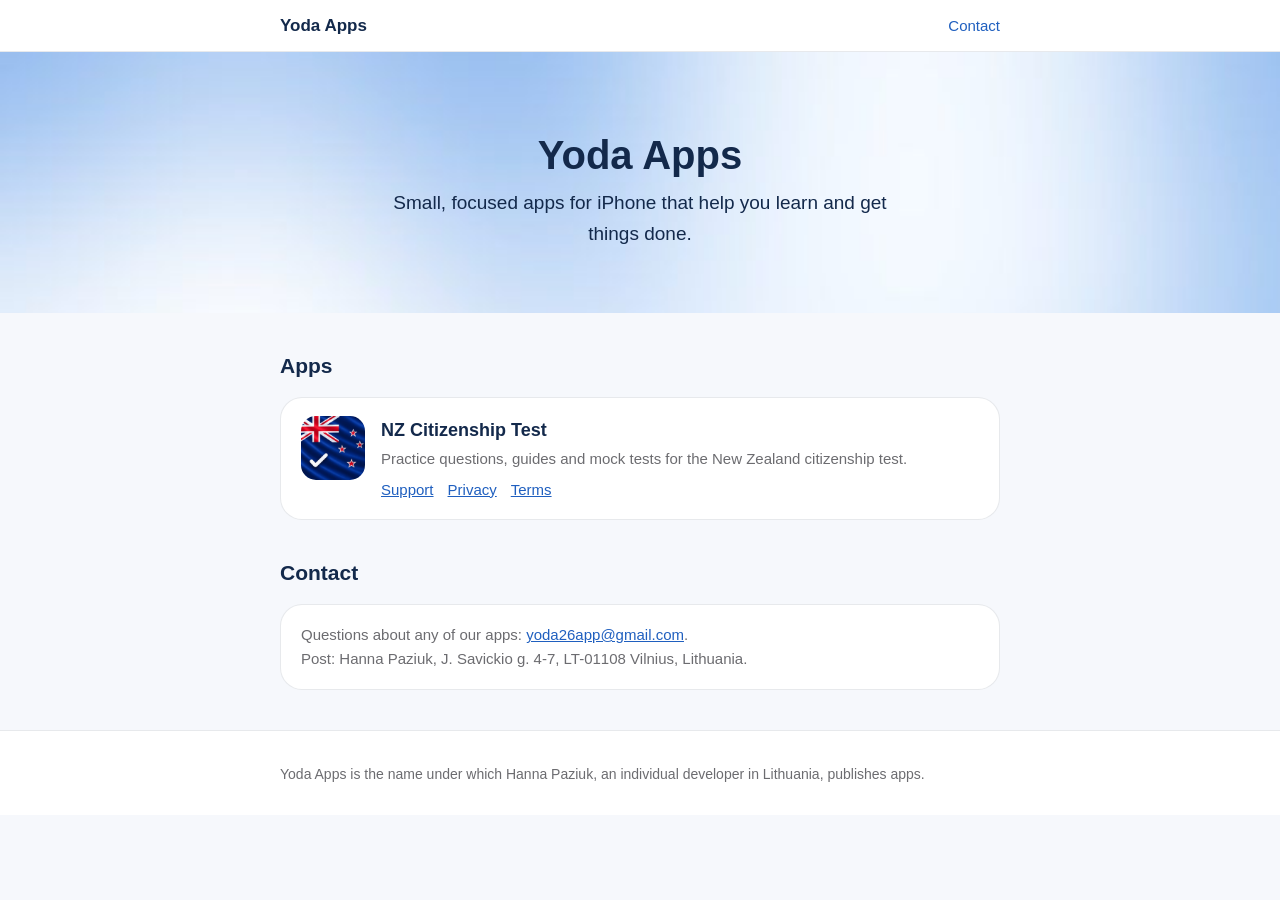
<file: index.html>
<!doctype html>
<html lang="en">
<head>
<meta charset="utf-8">
<meta name="viewport" content="width=device-width, initial-scale=1">
<title>Yoda Apps – apps for iPhone</title>
<meta name="description" content="Yoda Apps makes small, focused iPhone apps.">
<link rel="stylesheet" href="assets/style.css">
</head>
<body>
<header class="site"><div class="wrap">
  <a class="name" href="index.html">Yoda Apps</a>
  <nav><a href="mailto:yoda26app@gmail.com">Contact</a></nav>
</div></header>
<section class="hero"><div class="wrap">
  <h1>Yoda Apps</h1>
  <p>Small, focused apps for iPhone that help you learn and get things done.</p>
</div></section>
<main class="wrap">
  <h2 class="section" id="apps">Apps</h2>
  <div class="apps">
    <div class="app">
      <img src="assets/icon.png" alt="NZ Citizenship Test app icon">
      <div>
        <h3><a href="nz-citizenship/index.html">NZ Citizenship Test</a></h3>
        <p>Practice questions, guides and mock tests for the New Zealand citizenship test.</p>
        <p class="links"><a href="nz-citizenship/support.html">Support</a><a href="nz-citizenship/privacy.html">Privacy</a><a href="nz-citizenship/terms.html">Terms</a></p>
      </div>
    </div>
  </div>
  <h2 class="section" id="contact">Contact</h2>
  <div class="note">Questions about any of our apps: <a href="mailto:yoda26app@gmail.com">yoda26app@gmail.com</a>.<br>
  Post: Hanna Paziuk, J. Savickio g. 4-7, LT-01108 Vilnius, Lithuania.</div>
</main>
<footer class="site"><div class="wrap">
  <p>Yoda Apps is the name under which Hanna Paziuk, an individual developer in Lithuania, publishes apps.</p>
</div></footer>
</body>
</html>
</file>
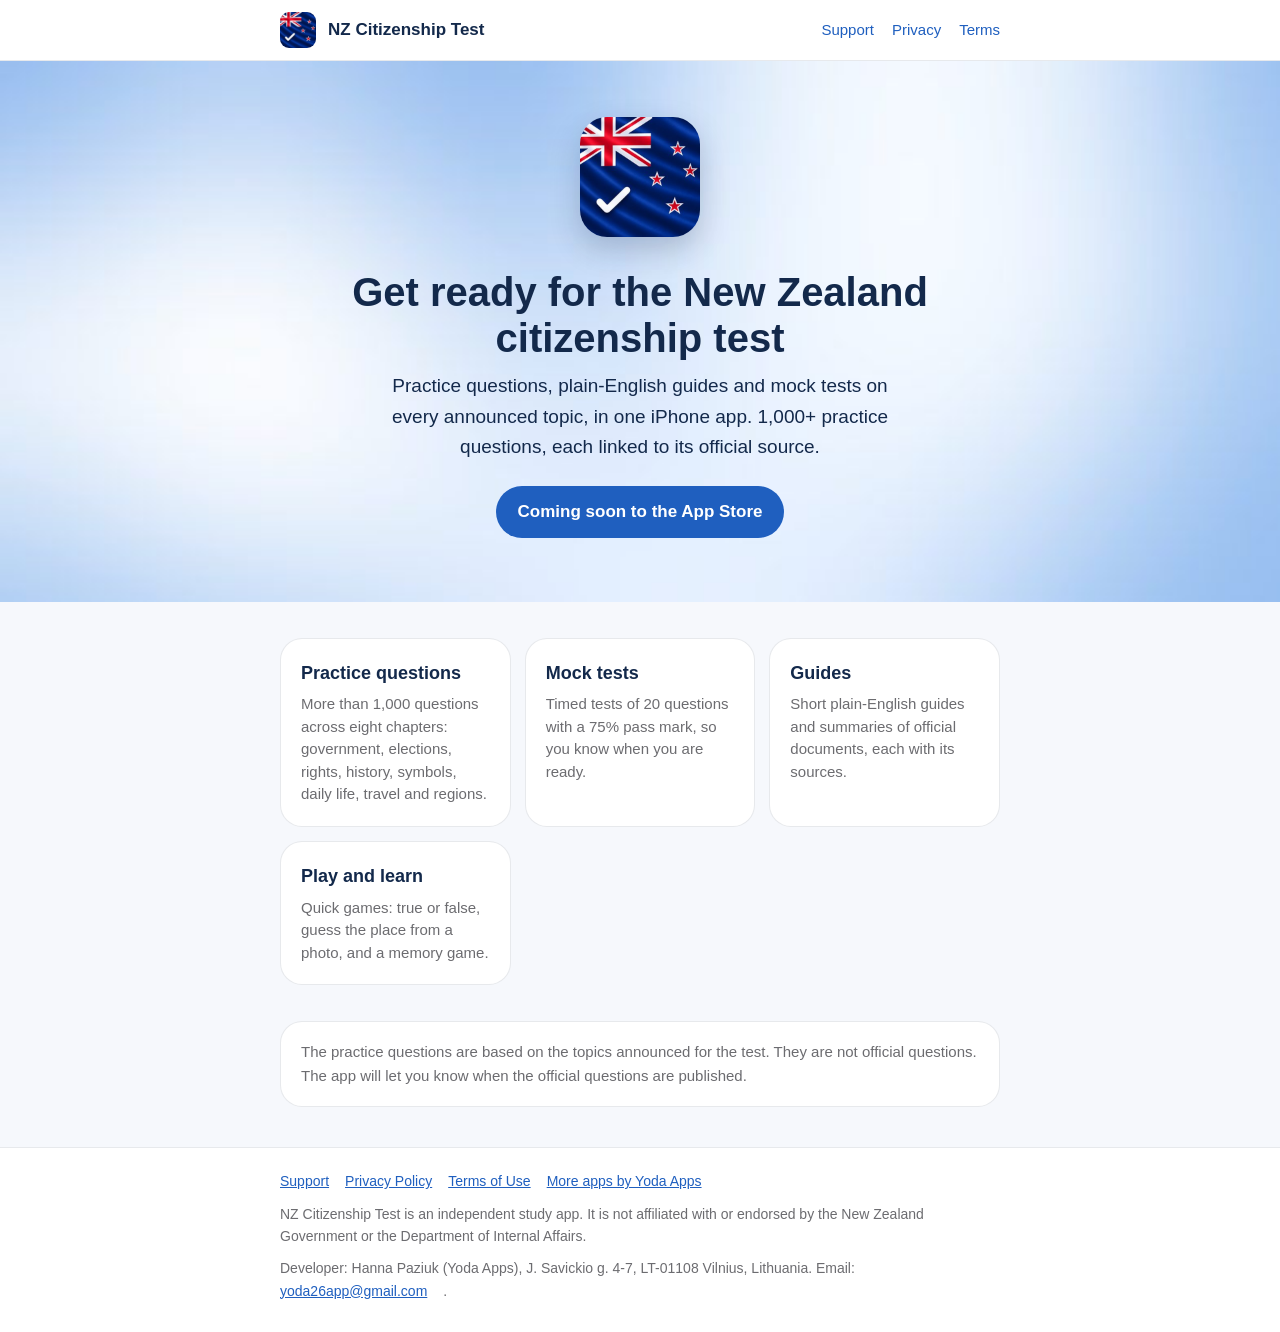
<file: nz-citizenship/index.html>
<!doctype html>
<html lang="en">
<head>
<meta charset="utf-8">
<meta name="viewport" content="width=device-width, initial-scale=1">
<title>NZ Citizenship Test – practise for the New Zealand citizenship test</title>
<meta name="description" content="An iPhone app with practice questions, guides and mock tests for the New Zealand citizenship test.">
<link rel="icon" href="../assets/favicon.png">
<link rel="apple-touch-icon" href="../assets/apple-touch-icon.png">
<link rel="stylesheet" href="../assets/style.css">
</head>
<body>
<header class="site"><div class="wrap">
  <img src="../assets/icon.png" alt="">
  <a class="name" href="index.html">NZ Citizenship Test</a>
  <nav><a href="support.html">Support</a><a href="privacy.html">Privacy</a><a href="terms.html">Terms</a></nav>
</div></header>
<section class="hero"><div class="wrap">
  <img src="../assets/icon.png" alt="NZ Citizenship Test app icon">
  <h1>Get ready for the New Zealand citizenship test</h1>
  <p>Practice questions, plain-English guides and mock tests on every announced topic, in one iPhone app. 1,000+ practice questions, each linked to its official source.</p>
  <span class="badge">Coming soon to the App Store</span>
</div></section>
<main class="wrap">
  <div class="cards">
    <div class="card"><h3>Practice questions</h3><p>More than 1,000 questions across eight chapters: government, elections, rights, history, symbols, daily life, travel and regions.</p></div>
    <div class="card"><h3>Mock tests</h3><p>Timed tests of 20 questions with a 75% pass mark, so you know when you are ready.</p></div>
    <div class="card"><h3>Guides</h3><p>Short plain-English guides and summaries of official documents, each with its sources.</p></div>
    <div class="card"><h3>Play and learn</h3><p>Quick games: true or false, guess the place from a photo, and a memory game.</p></div>
  </div>
  <div class="note">The practice questions are based on the topics announced for the test. They are not official questions. The app will let you know when the official questions are published.</div>
</main>
<footer class="site"><div class="wrap">
  <a href="support.html">Support</a><a href="privacy.html">Privacy Policy</a><a href="terms.html">Terms of Use</a><a href="../index.html">More apps by Yoda Apps</a>
  <p>NZ Citizenship Test is an independent study app. It is not affiliated with or endorsed by the New Zealand Government or the Department of Internal Affairs.</p>
  <p>Developer: Hanna Paziuk (Yoda Apps), J. Savickio g. 4-7, LT-01108 Vilnius, Lithuania. Email: <a href="mailto:yoda26app@gmail.com">yoda26app@gmail.com</a>.</p>
</div></footer>
</body>
</html>
</file>
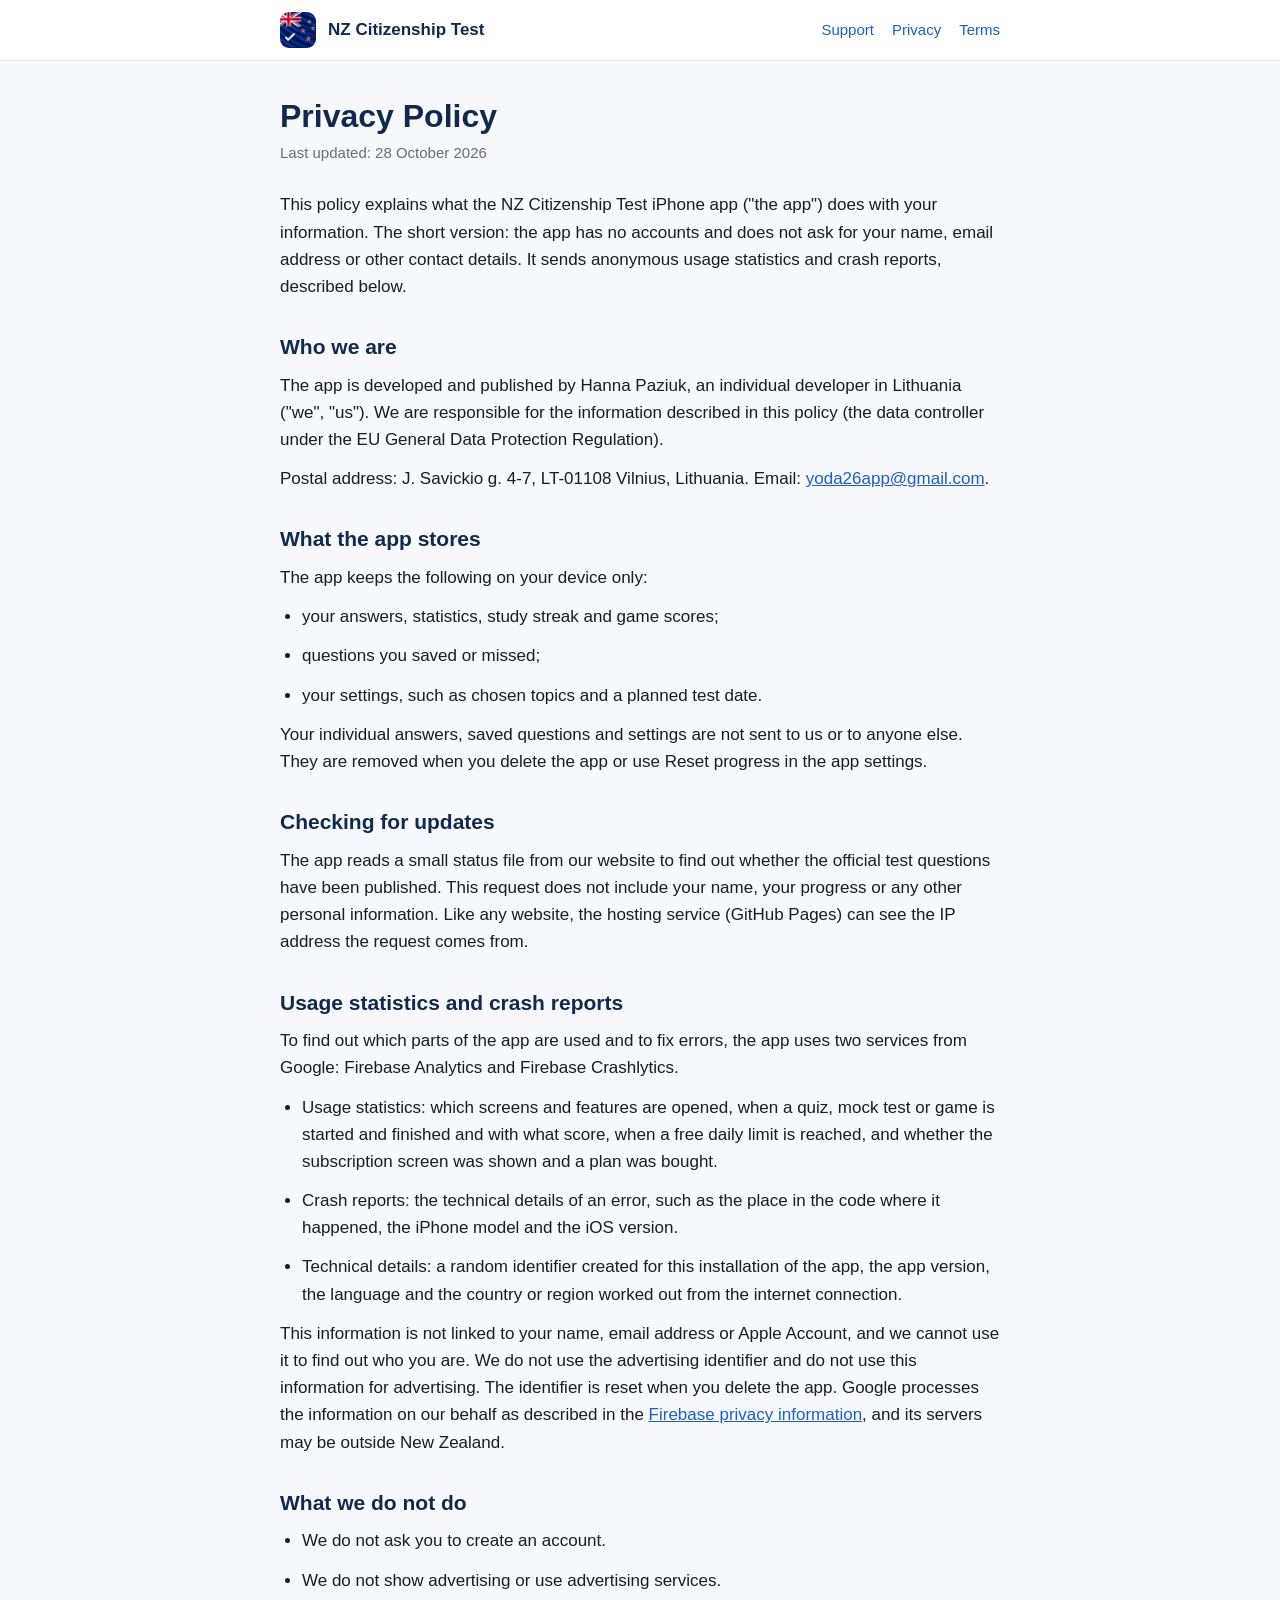
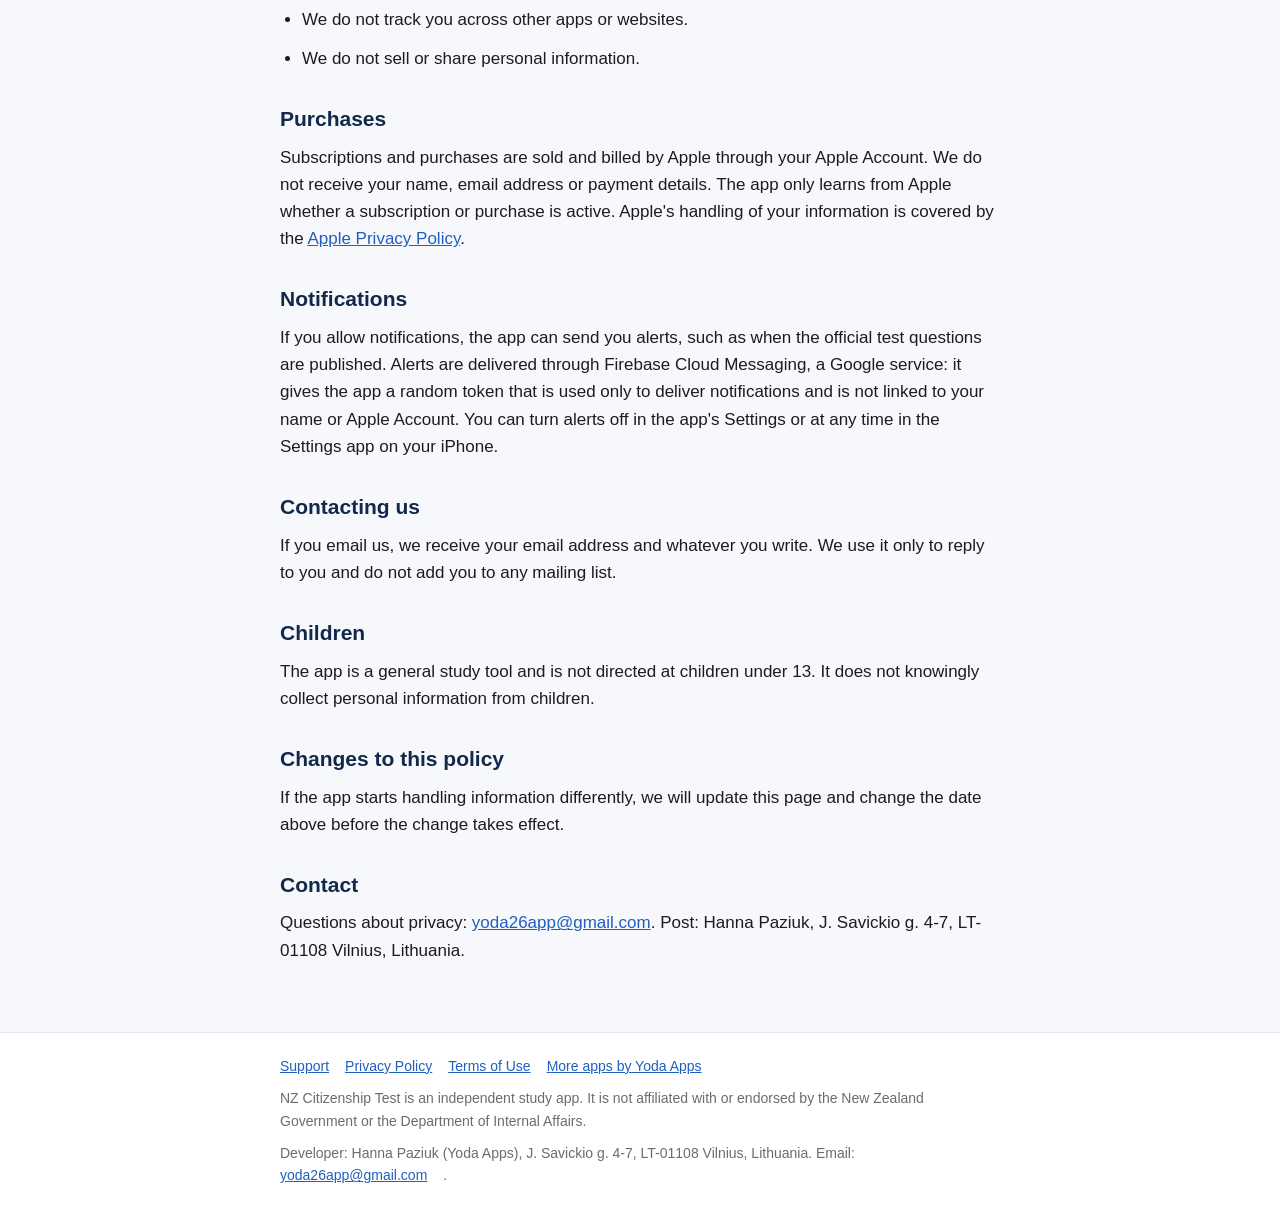
<file: nz-citizenship/privacy.html>
<!doctype html>
<html lang="en">
<head>
<meta charset="utf-8">
<meta name="viewport" content="width=device-width, initial-scale=1">
<title>Privacy Policy – NZ Citizenship Test</title>
<meta name="description" content="What information the app stores and how it is handled.">
<link rel="icon" href="../assets/favicon.png">
<link rel="apple-touch-icon" href="../assets/apple-touch-icon.png">
<link rel="stylesheet" href="../assets/style.css">
</head>
<body>
<header class="site"><div class="wrap">
  <img src="../assets/icon.png" alt="">
  <a class="name" href="index.html">NZ Citizenship Test</a>
  <nav><a href="support.html">Support</a><a href="privacy.html">Privacy</a><a href="terms.html">Terms</a></nav>
</div></header>
<main class="doc"><div class="wrap">
<h1>Privacy Policy</h1>
<p class="updated">Last updated: 28 October 2026</p>
<p>This policy explains what the NZ Citizenship Test iPhone app ("the app") does with your information. The short version: the app has no accounts and does not ask for your name, email address or other contact details. It sends anonymous usage statistics and crash reports, described below.</p>
<h2>Who we are</h2>
<p>The app is developed and published by Hanna Paziuk, an individual developer in Lithuania ("we", "us"). We are responsible for the information described in this policy (the data controller under the EU General Data Protection Regulation).</p>
<p>Postal address: J. Savickio g. 4-7, LT-01108 Vilnius, Lithuania. Email: <a href="mailto:yoda26app@gmail.com">yoda26app@gmail.com</a>.</p>
<h2>What the app stores</h2>
<p>The app keeps the following on your device only:</p>
<ul>
<li>your answers, statistics, study streak and game scores;</li>
<li>questions you saved or missed;</li>
<li>your settings, such as chosen topics and a planned test date.</li>
</ul>
<p>Your individual answers, saved questions and settings are not sent to us or to anyone else. They are removed when you delete the app or use Reset progress in the app settings.</p>
<h2>Checking for updates</h2>
<p>The app reads a small status file from our website to find out whether the official test questions have been published. This request does not include your name, your progress or any other personal information. Like any website, the hosting service (GitHub Pages) can see the IP address the request comes from.</p>
<h2>Usage statistics and crash reports</h2>
<p>To find out which parts of the app are used and to fix errors, the app uses two services from Google: Firebase Analytics and Firebase Crashlytics.</p>
<ul>
<li>Usage statistics: which screens and features are opened, when a quiz, mock test or game is started and finished and with what score, when a free daily limit is reached, and whether the subscription screen was shown and a plan was bought.</li>
<li>Crash reports: the technical details of an error, such as the place in the code where it happened, the iPhone model and the iOS version.</li>
<li>Technical details: a random identifier created for this installation of the app, the app version, the language and the country or region worked out from the internet connection.</li>
</ul>
<p>This information is not linked to your name, email address or Apple Account, and we cannot use it to find out who you are. We do not use the advertising identifier and do not use this information for advertising. The identifier is reset when you delete the app. Google processes the information on our behalf as described in the <a href="https://firebase.google.com/support/privacy">Firebase privacy information</a>, and its servers may be outside New Zealand.</p>
<h2>What we do not do</h2>
<ul>
<li>We do not ask you to create an account.</li>
<li>We do not show advertising or use advertising services.</li>
<li>We do not track you across other apps or websites.</li>
<li>We do not sell or share personal information.</li>
</ul>
<h2>Purchases</h2>
<p>Subscriptions and purchases are sold and billed by Apple through your Apple Account. We do not receive your name, email address or payment details. The app only learns from Apple whether a subscription or purchase is active. Apple's handling of your information is covered by the <a href="https://www.apple.com/legal/privacy/">Apple Privacy Policy</a>.</p>
<h2>Notifications</h2>
<p>If you allow notifications, the app can send you alerts, such as when the official test questions are published. Alerts are delivered through Firebase Cloud Messaging, a Google service: it gives the app a random token that is used only to deliver notifications and is not linked to your name or Apple Account. You can turn alerts off in the app's Settings or at any time in the Settings app on your iPhone.</p>
<h2>Contacting us</h2>
<p>If you email us, we receive your email address and whatever you write. We use it only to reply to you and do not add you to any mailing list.</p>
<h2>Children</h2>
<p>The app is a general study tool and is not directed at children under 13. It does not knowingly collect personal information from children.</p>
<h2>Changes to this policy</h2>
<p>If the app starts handling information differently, we will update this page and change the date above before the change takes effect.</p>
<h2>Contact</h2>
<p>Questions about privacy: <a href="mailto:yoda26app@gmail.com">yoda26app@gmail.com</a>. Post: Hanna Paziuk, J. Savickio g. 4-7, LT-01108 Vilnius, Lithuania.</p>
</div></main>
<footer class="site"><div class="wrap">
  <a href="support.html">Support</a><a href="privacy.html">Privacy Policy</a><a href="terms.html">Terms of Use</a><a href="../index.html">More apps by Yoda Apps</a>
  <p>NZ Citizenship Test is an independent study app. It is not affiliated with or endorsed by the New Zealand Government or the Department of Internal Affairs.</p>
  <p>Developer: Hanna Paziuk (Yoda Apps), J. Savickio g. 4-7, LT-01108 Vilnius, Lithuania. Email: <a href="mailto:yoda26app@gmail.com">yoda26app@gmail.com</a>.</p>
</div></footer>
</body>
</html>
</file>
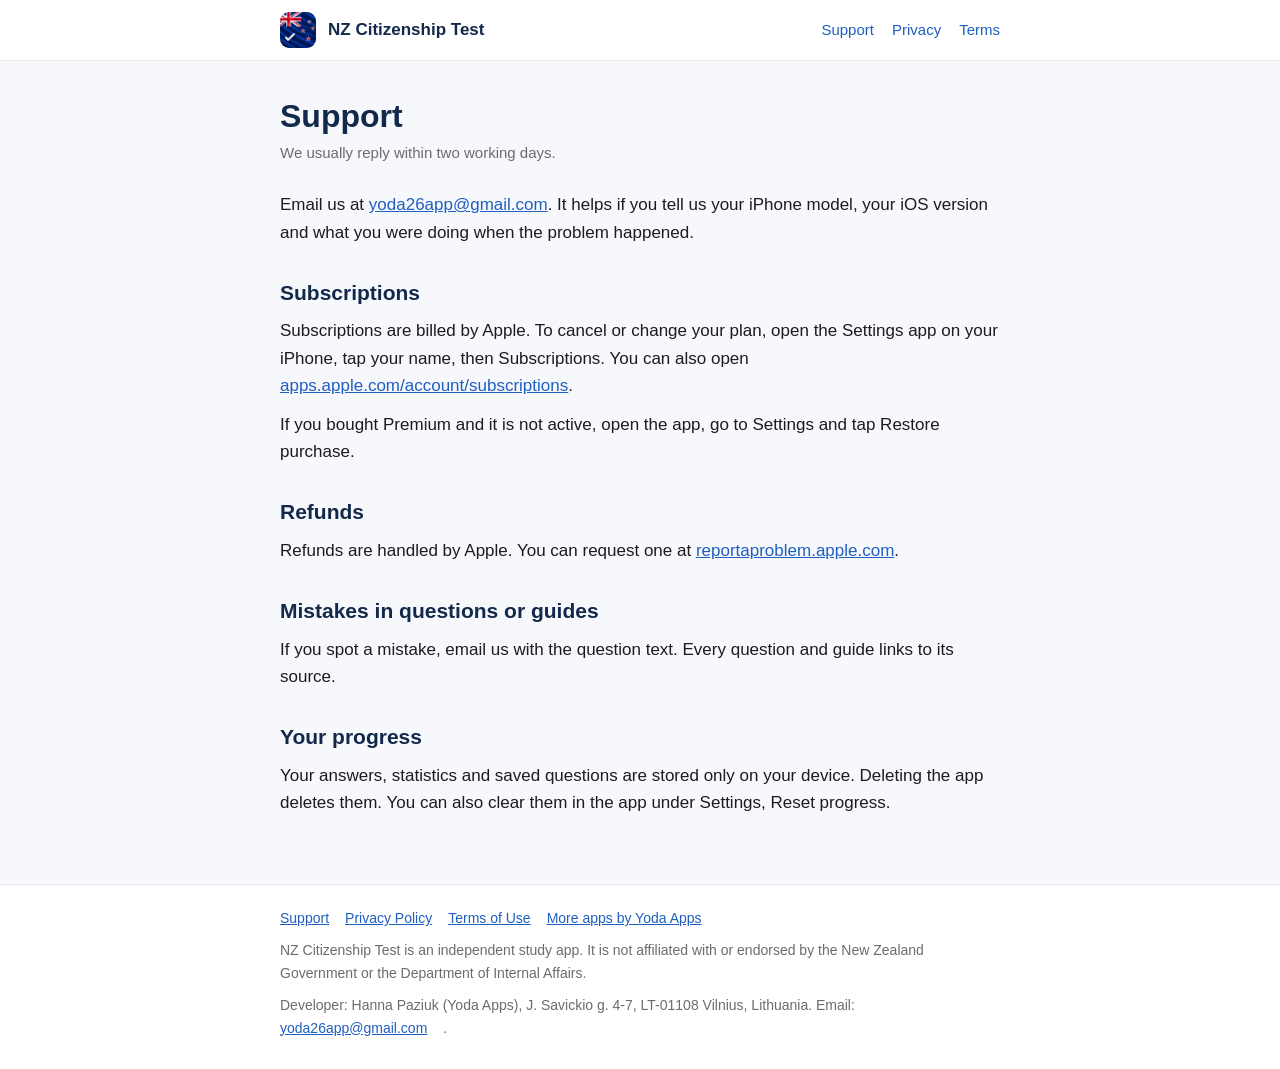
<file: nz-citizenship/support.html>
<!doctype html>
<html lang="en">
<head>
<meta charset="utf-8">
<meta name="viewport" content="width=device-width, initial-scale=1">
<title>Support – NZ Citizenship Test</title>
<meta name="description" content="How to get help with the app, manage a subscription or report a mistake.">
<link rel="icon" href="../assets/favicon.png">
<link rel="apple-touch-icon" href="../assets/apple-touch-icon.png">
<link rel="stylesheet" href="../assets/style.css">
</head>
<body>
<header class="site"><div class="wrap">
  <img src="../assets/icon.png" alt="">
  <a class="name" href="index.html">NZ Citizenship Test</a>
  <nav><a href="support.html">Support</a><a href="privacy.html">Privacy</a><a href="terms.html">Terms</a></nav>
</div></header>
<main class="doc"><div class="wrap">
<h1>Support</h1>
<p class="updated">We usually reply within two working days.</p>
<p>Email us at <a href="mailto:yoda26app@gmail.com">yoda26app@gmail.com</a>. It helps if you tell us your iPhone model, your iOS version and what you were doing when the problem happened.</p>
<h2>Subscriptions</h2>
<p>Subscriptions are billed by Apple. To cancel or change your plan, open the Settings app on your iPhone, tap your name, then Subscriptions. You can also open <a href="https://apps.apple.com/account/subscriptions">apps.apple.com/account/subscriptions</a>.</p>
<p>If you bought Premium and it is not active, open the app, go to Settings and tap Restore purchase.</p>
<h2>Refunds</h2>
<p>Refunds are handled by Apple. You can request one at <a href="https://reportaproblem.apple.com">reportaproblem.apple.com</a>.</p>
<h2>Mistakes in questions or guides</h2>
<p>If you spot a mistake, email us with the question text. Every question and guide links to its source.</p>
<h2>Your progress</h2>
<p>Your answers, statistics and saved questions are stored only on your device. Deleting the app deletes them. You can also clear them in the app under Settings, Reset progress.</p>
</div></main>
<footer class="site"><div class="wrap">
  <a href="support.html">Support</a><a href="privacy.html">Privacy Policy</a><a href="terms.html">Terms of Use</a><a href="../index.html">More apps by Yoda Apps</a>
  <p>NZ Citizenship Test is an independent study app. It is not affiliated with or endorsed by the New Zealand Government or the Department of Internal Affairs.</p>
  <p>Developer: Hanna Paziuk (Yoda Apps), J. Savickio g. 4-7, LT-01108 Vilnius, Lithuania. Email: <a href="mailto:yoda26app@gmail.com">yoda26app@gmail.com</a>.</p>
</div></footer>
</body>
</html>
</file>
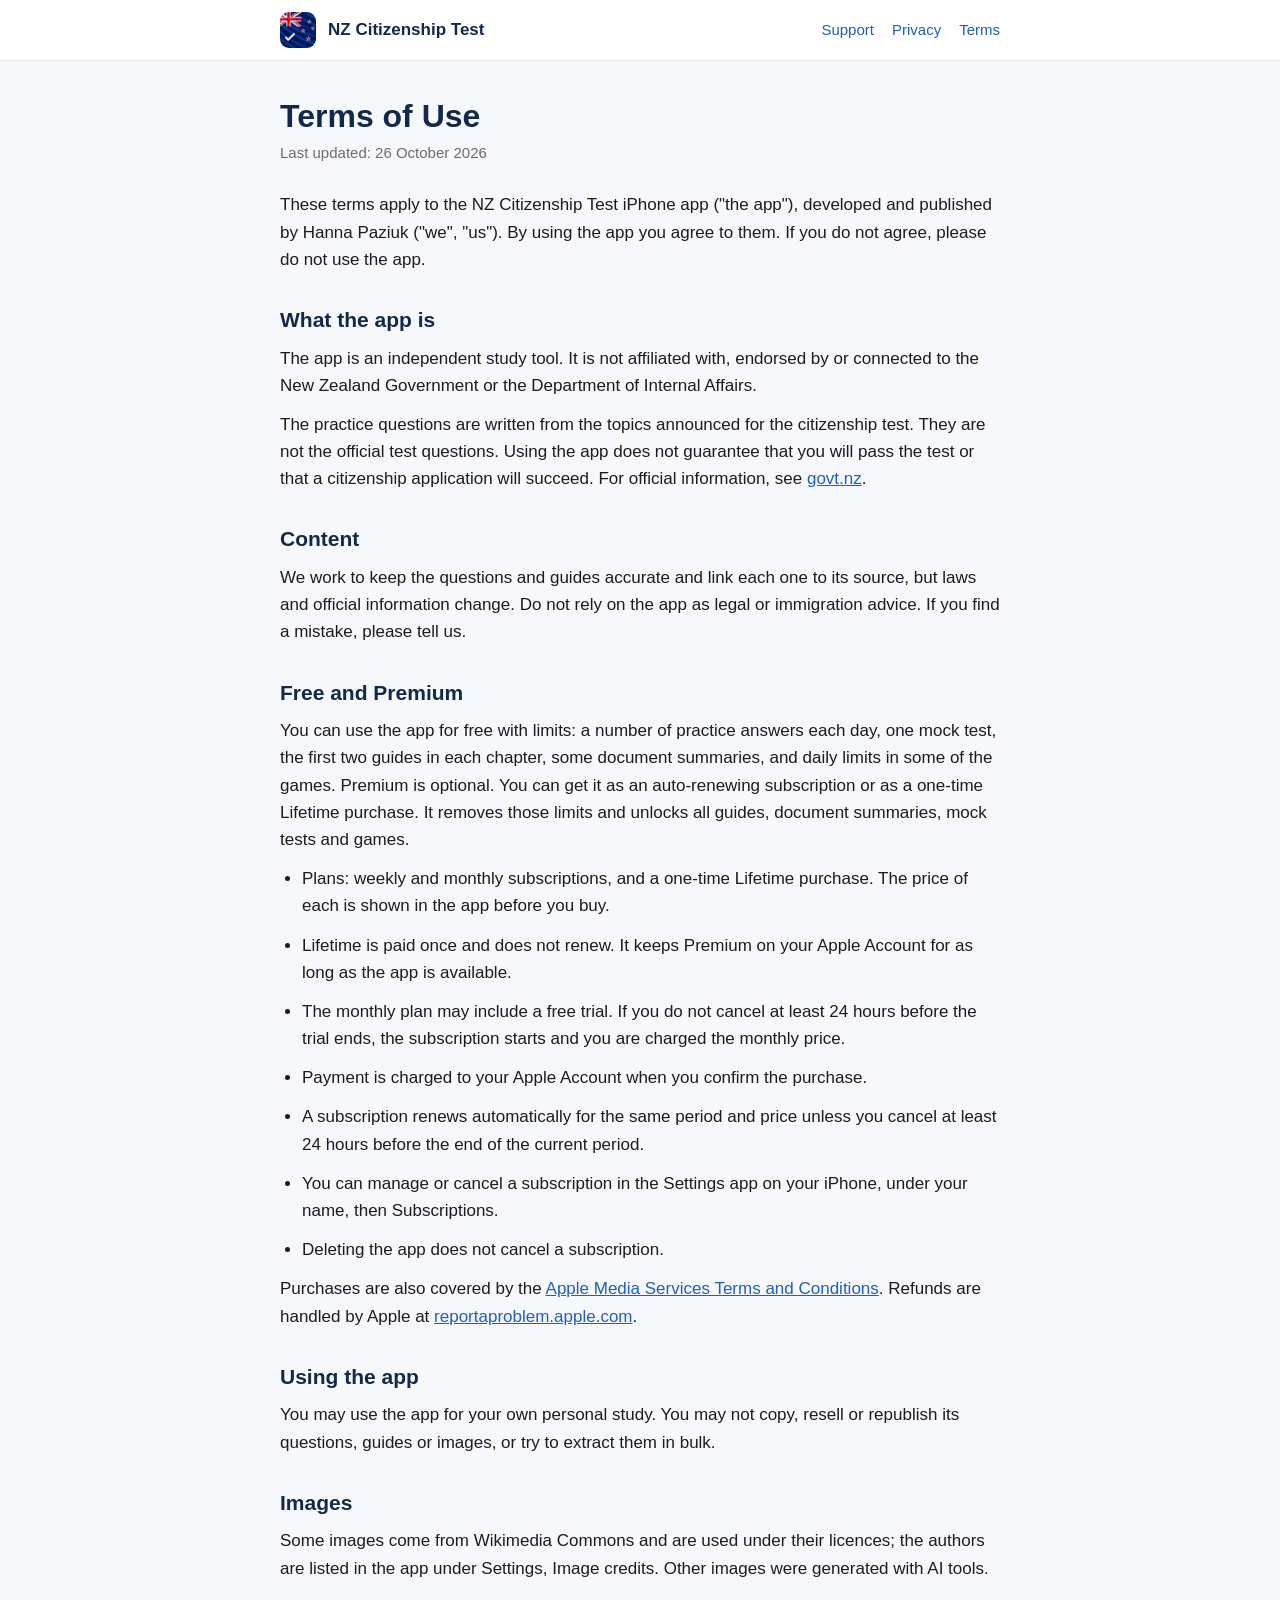
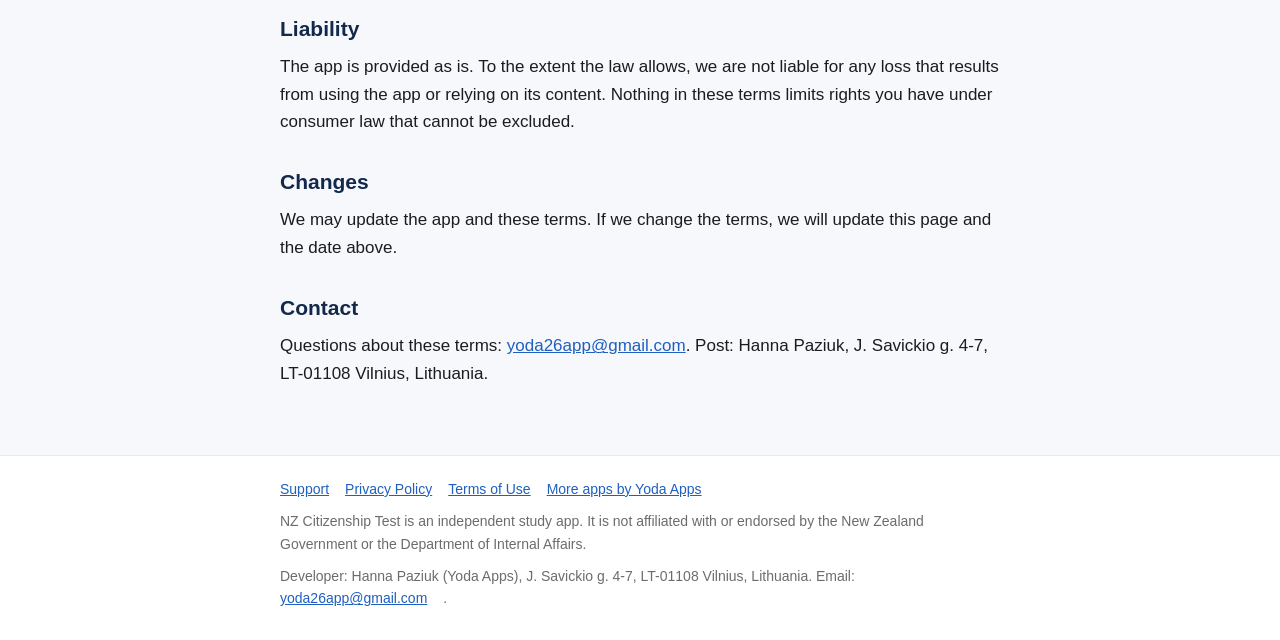
<file: nz-citizenship/terms.html>
<!doctype html>
<html lang="en">
<head>
<meta charset="utf-8">
<meta name="viewport" content="width=device-width, initial-scale=1">
<title>Terms of Use – NZ Citizenship Test</title>
<meta name="description" content="Terms for using the app, its subscriptions and purchases.">
<link rel="icon" href="../assets/favicon.png">
<link rel="apple-touch-icon" href="../assets/apple-touch-icon.png">
<link rel="stylesheet" href="../assets/style.css">
</head>
<body>
<header class="site"><div class="wrap">
  <img src="../assets/icon.png" alt="">
  <a class="name" href="index.html">NZ Citizenship Test</a>
  <nav><a href="support.html">Support</a><a href="privacy.html">Privacy</a><a href="terms.html">Terms</a></nav>
</div></header>
<main class="doc"><div class="wrap">
<h1>Terms of Use</h1>
<p class="updated">Last updated: 26 October 2026</p>
<p>These terms apply to the NZ Citizenship Test iPhone app ("the app"), developed and published by Hanna Paziuk ("we", "us"). By using the app you agree to them. If you do not agree, please do not use the app.</p>
<h2>What the app is</h2>
<p>The app is an independent study tool. It is not affiliated with, endorsed by or connected to the New Zealand Government or the Department of Internal Affairs.</p>
<p>The practice questions are written from the topics announced for the citizenship test. They are not the official test questions. Using the app does not guarantee that you will pass the test or that a citizenship application will succeed. For official information, see <a href="https://www.govt.nz/browse/passports-citizenship-and-identity/nz-citizenship/">govt.nz</a>.</p>
<h2>Content</h2>
<p>We work to keep the questions and guides accurate and link each one to its source, but laws and official information change. Do not rely on the app as legal or immigration advice. If you find a mistake, please tell us.</p>
<h2>Free and Premium</h2>
<p>You can use the app for free with limits: a number of practice answers each day, one mock test, the first two guides in each chapter, some document summaries, and daily limits in some of the games. Premium is optional. You can get it as an auto-renewing subscription or as a one-time Lifetime purchase. It removes those limits and unlocks all guides, document summaries, mock tests and games.</p>
<ul>
<li>Plans: weekly and monthly subscriptions, and a one-time Lifetime purchase. The price of each is shown in the app before you buy.</li>
<li>Lifetime is paid once and does not renew. It keeps Premium on your Apple Account for as long as the app is available.</li>
<li>The monthly plan may include a free trial. If you do not cancel at least 24 hours before the trial ends, the subscription starts and you are charged the monthly price.</li>
<li>Payment is charged to your Apple Account when you confirm the purchase.</li>
<li>A subscription renews automatically for the same period and price unless you cancel at least 24 hours before the end of the current period.</li>
<li>You can manage or cancel a subscription in the Settings app on your iPhone, under your name, then Subscriptions.</li>
<li>Deleting the app does not cancel a subscription.</li>
</ul>
<p>Purchases are also covered by the <a href="https://www.apple.com/legal/internet-services/itunes/">Apple Media Services Terms and Conditions</a>. Refunds are handled by Apple at <a href="https://reportaproblem.apple.com">reportaproblem.apple.com</a>.</p>
<h2>Using the app</h2>
<p>You may use the app for your own personal study. You may not copy, resell or republish its questions, guides or images, or try to extract them in bulk.</p>
<h2>Images</h2>
<p>Some images come from Wikimedia Commons and are used under their licences; the authors are listed in the app under Settings, Image credits. Other images were generated with AI tools.</p>
<h2>Liability</h2>
<p>The app is provided as is. To the extent the law allows, we are not liable for any loss that results from using the app or relying on its content. Nothing in these terms limits rights you have under consumer law that cannot be excluded.</p>
<h2>Changes</h2>
<p>We may update the app and these terms. If we change the terms, we will update this page and the date above.</p>
<h2>Contact</h2>
<p>Questions about these terms: <a href="mailto:yoda26app@gmail.com">yoda26app@gmail.com</a>. Post: Hanna Paziuk, J. Savickio g. 4-7, LT-01108 Vilnius, Lithuania.</p>
</div></main>
<footer class="site"><div class="wrap">
  <a href="support.html">Support</a><a href="privacy.html">Privacy Policy</a><a href="terms.html">Terms of Use</a><a href="../index.html">More apps by Yoda Apps</a>
  <p>NZ Citizenship Test is an independent study app. It is not affiliated with or endorsed by the New Zealand Government or the Department of Internal Affairs.</p>
  <p>Developer: Hanna Paziuk (Yoda Apps), J. Savickio g. 4-7, LT-01108 Vilnius, Lithuania. Email: <a href="mailto:yoda26app@gmail.com">yoda26app@gmail.com</a>.</p>
</div></footer>
</body>
</html>
</file>
<file: assets/style.css>
:root {
  --navy: #13294B; --ink: #1C1C1E; --muted: #6C6C70; --primary: #1F5FBF;
  --stage: #F6F8FC; --card: #FFFFFF; --line: rgba(19, 41, 75, 0.10);
}
* { box-sizing: border-box; }
html { -webkit-text-size-adjust: 100%; }
body {
  margin: 0; background: var(--stage); color: var(--ink);
  font: 17px/1.6 -apple-system, BlinkMacSystemFont, "SF Pro Text", "Segoe UI", Roboto, Helvetica, Arial, sans-serif;
}
a { color: var(--primary); }
.wrap { max-width: 760px; margin: 0 auto; padding: 0 20px; }
header.site { background: var(--card); border-bottom: 1px solid var(--line); }
header.site .wrap { display: flex; align-items: center; gap: 12px; padding-top: 12px; padding-bottom: 12px; }
header.site img { width: 36px; height: 36px; border-radius: 9px; }
header.site .name { font-weight: 700; color: var(--navy); text-decoration: none; margin-right: auto; }
header.site nav a { margin-left: 18px; text-decoration: none; font-size: 15px; }
.hero { background: #DCE9FB url(sky.jpg) center top / cover no-repeat; text-align: center; padding: 56px 0 64px; }
.hero img { width: 120px; height: 120px; border-radius: 27px; box-shadow: 0 12px 30px rgba(17, 34, 68, 0.22); }
.hero h1 { font-size: 40px; line-height: 1.15; color: var(--navy); margin: 24px 0 10px; }
.hero p { font-size: 19px; color: var(--navy); max-width: 520px; margin: 0 auto; }
.badge { display: inline-block; margin-top: 24px; padding: 12px 22px; border-radius: 26px; background: var(--primary); color: #fff; font-weight: 600; }
.cards { display: grid; grid-template-columns: repeat(auto-fit, minmax(210px, 1fr)); gap: 14px; margin: 36px 0; }
.card { background: var(--card); border: 1px solid var(--line); border-radius: 22px; padding: 20px; }
.card h3 { margin: 0 0 6px; color: var(--navy); font-size: 18px; }
.card p { margin: 0; color: var(--muted); font-size: 15px; line-height: 1.5; }
.note { background: var(--card); border: 1px solid var(--line); border-radius: 22px; padding: 18px 20px; color: var(--muted); font-size: 15px; margin-bottom: 40px; }
main.doc { padding: 36px 0 56px; }
main.doc h1 { font-size: 32px; line-height: 1.2; color: var(--navy); margin: 0 0 6px; }
main.doc .updated { color: var(--muted); font-size: 15px; margin: 0 0 26px; }
main.doc h2 { font-size: 21px; color: var(--navy); margin: 30px 0 8px; }
main.doc p, main.doc li { margin: 0 0 12px; }
main.doc ul { padding-left: 22px; margin: 0 0 12px; }
footer.site { border-top: 1px solid var(--line); background: var(--card); color: var(--muted); font-size: 14px; padding: 22px 0 30px; }
footer.site a { margin-right: 16px; }
footer.site p { margin: 10px 0 0; }
@media (max-width: 520px) {
  .hero { padding: 40px 0 48px; }
  .hero h1 { font-size: 31px; }
  header.site nav a { margin-left: 12px; }
}
h2.section { font-size: 21px; color: var(--navy); margin: 36px 0 14px; }
.apps { display: grid; gap: 14px; }
.app { display: flex; gap: 16px; align-items: flex-start; background: var(--card); border: 1px solid var(--line); border-radius: 22px; padding: 18px 20px; }
.app img { width: 64px; height: 64px; border-radius: 15px; flex: none; }
.app h3 { margin: 0 0 4px; font-size: 18px; }
.app h3 a { color: var(--navy); text-decoration: none; }
.app p { margin: 0; color: var(--muted); font-size: 15px; line-height: 1.5; }
.app .links { margin-top: 8px; }
.app .links a { margin-right: 14px; font-size: 15px; }
</file>
